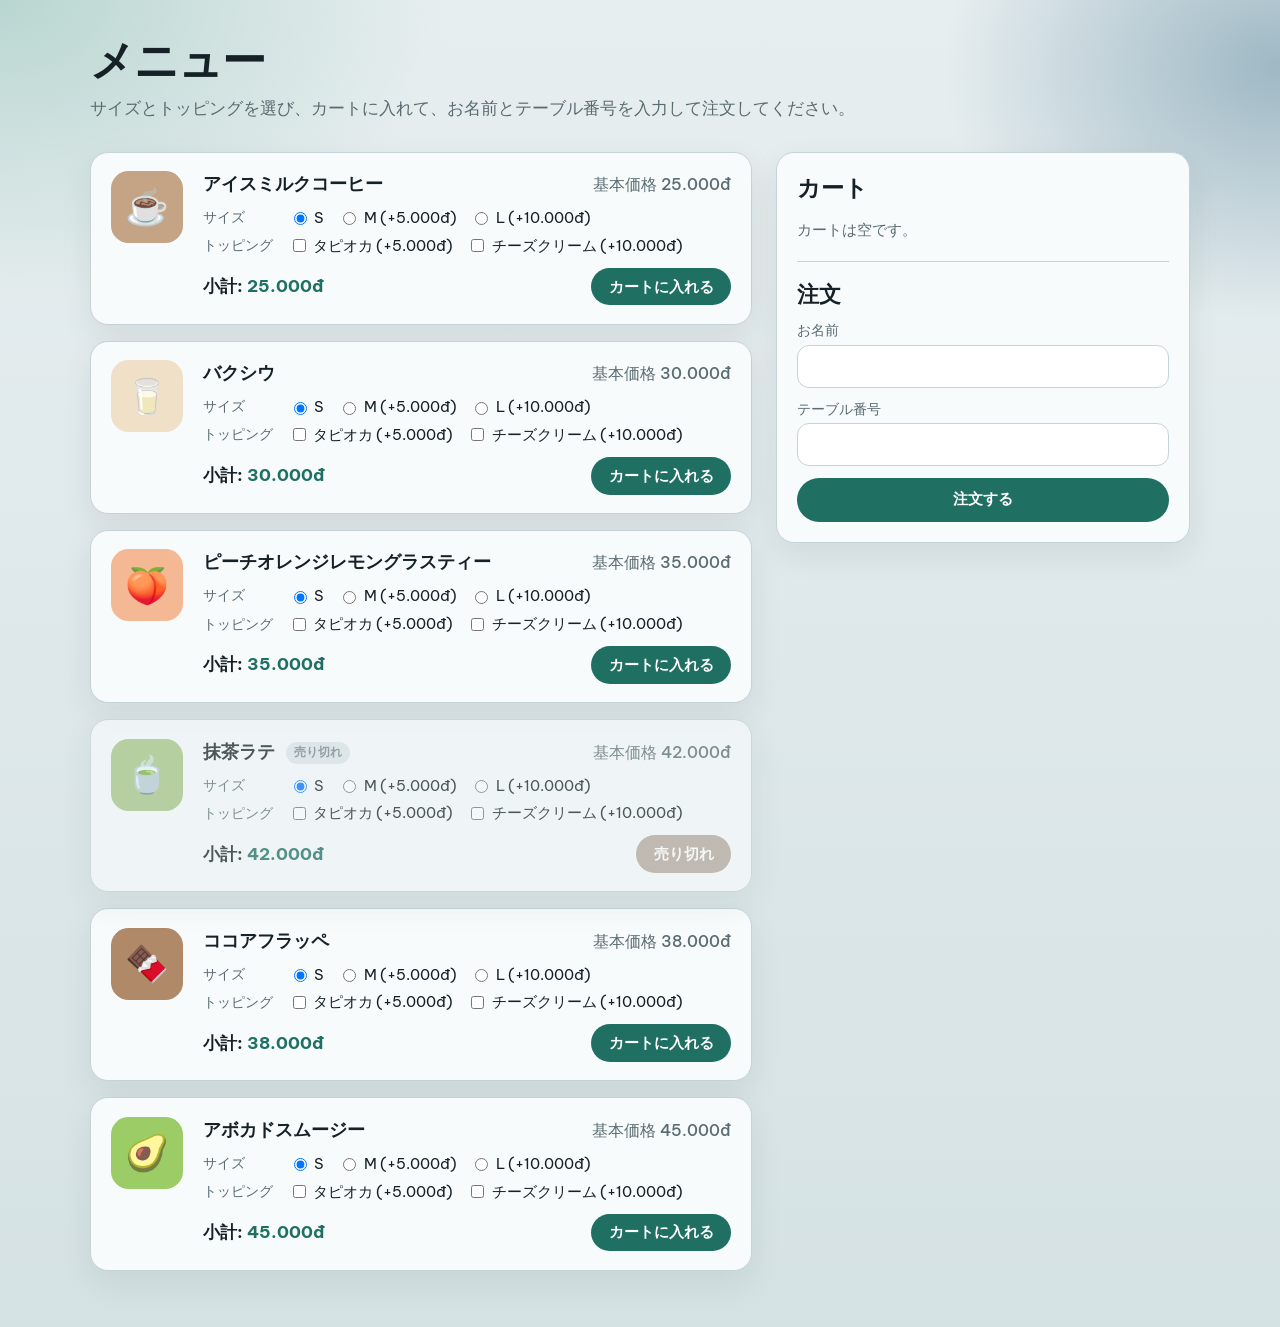
<file: index.html>
<!DOCTYPE html>
<html lang="ja">
<head>
  <meta charset="UTF-8" />
  <meta name="viewport" content="width=device-width, initial-scale=1" />
  <title>メニュー — カフェ</title>
  <link rel="preconnect" href="https://fonts.googleapis.com" />
  <link rel="preconnect" href="https://fonts.gstatic.com" crossorigin />
  <link href="https://fonts.googleapis.com/css2?family=Be+Vietnam+Pro:wght@400;500;600;700&family=Fraunces:opsz,wght@9..144,600;9..144,700&display=swap" rel="stylesheet" />
  <link rel="stylesheet" href="css/styles.css" />
</head>
<body>
  <div class="wrap">
    <header>
      <h1>メニュー</h1>
      <p>サイズとトッピングを選び、カートに入れて、お名前とテーブル番号を入力して注文してください。</p>
    </header>

    <div class="layout">
      <section class="menu" id="menu" aria-label="メニュー"></section>
      <aside class="cart" aria-label="カート">
        <h2>カート</h2>
        <div id="cart-content"></div>
        <form id="order-form" class="order-form">
          <h2>注文</h2>
          <label class="field">
            お名前
            <input id="customer-name" name="customerName" type="text" autocomplete="name" />
          </label>
          <label class="field">
            テーブル番号
            <input id="table-number" name="tableNumber" type="text" inputmode="numeric" autocomplete="off" />
          </label>
          <p id="order-error" class="order-error" hidden></p>
          <button type="submit" class="btn-order">注文する</button>
        </form>
      </aside>
    </div>
  </div>

  <script src="js/menu.js"></script>
</body>
</html>
</file>
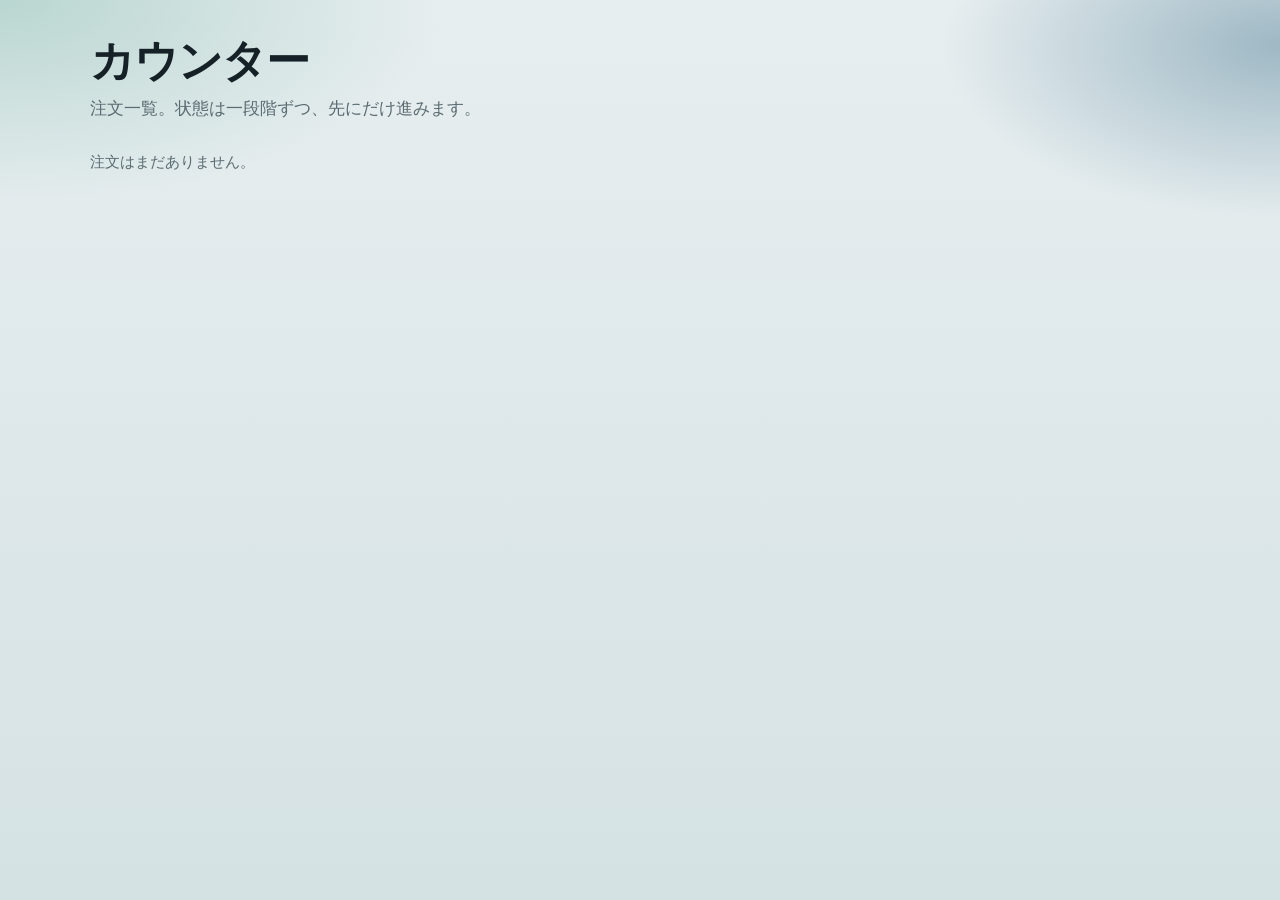
<file: counter.html>
<!DOCTYPE html>
<html lang="ja">
<head>
  <meta charset="UTF-8" />
  <meta name="viewport" content="width=device-width, initial-scale=1" />
  <title>カウンター — カフェ</title>
  <link rel="preconnect" href="https://fonts.googleapis.com" />
  <link rel="preconnect" href="https://fonts.gstatic.com" crossorigin />
  <link href="https://fonts.googleapis.com/css2?family=Be+Vietnam+Pro:wght@400;500;600;700&family=Fraunces:opsz,wght@9..144,600;9..144,700&display=swap" rel="stylesheet" />
  <link rel="stylesheet" href="css/styles.css" />
</head>
<body>
  <div class="wrap">
    <header>
      <h1>カウンター</h1>
      <p>注文一覧。状態は一段階ずつ、先にだけ進みます。</p>
    </header>
    <section id="counter-orders" aria-label="カウンターの注文"></section>
  </div>
  <script src="js/counter.js"></script>
</body>
</html>
</file>
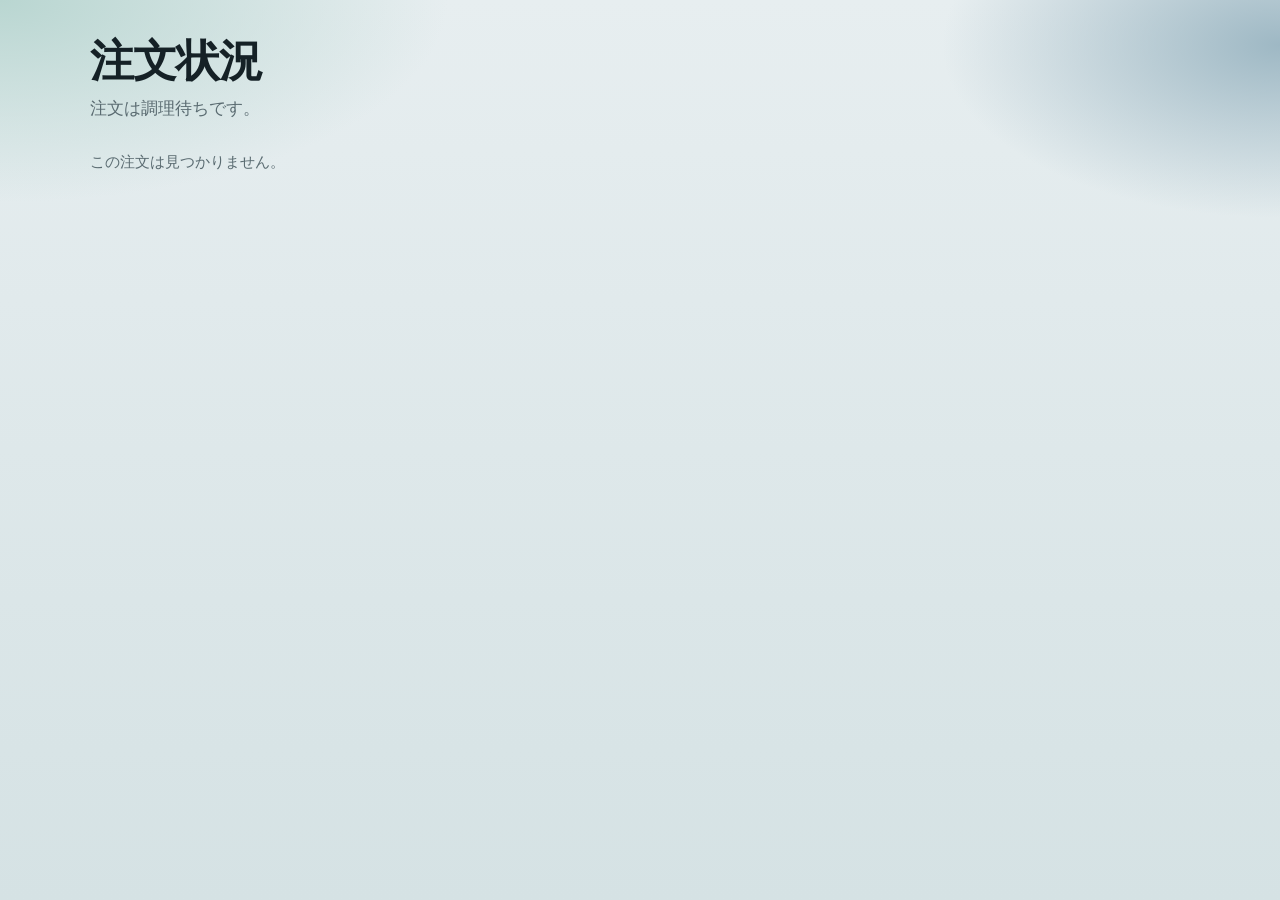
<file: order.html>
<!DOCTYPE html>
<html lang="ja">
<head>
  <meta charset="UTF-8" />
  <meta name="viewport" content="width=device-width, initial-scale=1" />
  <title>注文状況 — カフェ</title>
  <link rel="preconnect" href="https://fonts.googleapis.com" />
  <link rel="preconnect" href="https://fonts.gstatic.com" crossorigin />
  <link href="https://fonts.googleapis.com/css2?family=Be+Vietnam+Pro:wght@400;500;600;700&family=Fraunces:opsz,wght@9..144,600;9..144,700&display=swap" rel="stylesheet" />
  <link rel="stylesheet" href="css/styles.css" />
</head>
<body>
  <div class="wrap">
    <header>
      <h1>注文状況</h1>
      <p>注文は調理待ちです。</p>
    </header>
    <section id="order-status" aria-label="注文状況"></section>
  </div>
  <script src="js/order.js"></script>
</body>
</html>
</file>
<file: css/styles.css>
:root {
  --bg: #e7eef0;
  --bg-deep: #d5e2e4;
  --ink: #152126;
  --muted: #5a6b71;
  --line: #c5d3d7;
  --panel: #f7fbfc;
  --accent: #1f6f63;
  --accent-hover: #17574e;
  --danger: #a13d45;
  --soldout: #7a868b;
  --shadow: 0 12px 32px rgba(21, 33, 38, 0.08);
  --radius: 18px;
  --font: "Be Vietnam Pro", sans-serif;
  --display: "Fraunces", Georgia, serif;
}

* {
  box-sizing: border-box;
}

body {
  margin: 0;
  min-height: 100vh;
  font-family: var(--font);
  color: var(--ink);
  background:
    radial-gradient(ellipse 70% 45% at 0% 0%, #b9d6d1 0%, transparent 50%),
    radial-gradient(ellipse 55% 40% at 100% 5%, #9eb8c4 0%, transparent 48%),
    linear-gradient(180deg, var(--bg) 0%, var(--bg-deep) 100%);
}

.wrap {
  width: min(1100px, calc(100% - 2rem));
  margin: 0 auto;
  padding: 2rem 0 3.5rem;
}

header {
  margin-bottom: 2rem;
}

header h1 {
  margin: 0 0 0.35rem;
  font-family: var(--display);
  font-size: clamp(2rem, 4vw, 2.75rem);
  font-weight: 700;
  letter-spacing: -0.02em;
}

header p {
  margin: 0;
  color: var(--muted);
  font-size: 1.05rem;
}

.layout {
  display: grid;
  gap: 1.5rem;
  grid-template-columns: 1.6fr 1fr;
  align-items: start;
}

@media (max-width: 860px) {
  .layout {
    grid-template-columns: 1fr;
  }
}

.menu {
  display: grid;
  gap: 1rem;
}

.item {
  display: grid;
  grid-template-columns: auto 1fr;
  gap: 1rem 1.25rem;
  padding: 1.15rem 1.25rem;
  background: var(--panel);
  border: 1px solid var(--line);
  border-radius: var(--radius);
  box-shadow: var(--shadow);
}

.item.is-soldout {
  opacity: 0.72;
}

.emoji {
  width: 4.5rem;
  height: 4.5rem;
  border-radius: 1.1rem;
  display: grid;
  place-items: center;
  font-size: 2.2rem;
  line-height: 1;
}

.item-body {
  display: grid;
  gap: 0.75rem;
}

.item-top {
  display: flex;
  flex-wrap: wrap;
  align-items: baseline;
  justify-content: space-between;
  gap: 0.5rem 1rem;
}

.item-top h2 {
  margin: 0;
  font-size: 1.15rem;
  font-weight: 600;
}

.base-price {
  color: var(--muted);
  font-weight: 500;
  white-space: nowrap;
}

.badge {
  display: inline-block;
  margin-left: 0.45rem;
  padding: 0.15rem 0.5rem;
  border-radius: 999px;
  background: #dde6e9;
  color: var(--soldout);
  font-size: 0.75rem;
  font-weight: 600;
  vertical-align: middle;
}

.options {
  display: grid;
  gap: 0.55rem;
}

.opt-row {
  display: flex;
  flex-wrap: wrap;
  gap: 0.45rem 0.85rem;
  align-items: center;
}

.opt-label {
  min-width: 4.5rem;
  color: var(--muted);
  font-size: 0.88rem;
  font-weight: 500;
}

.opt-row label {
  display: inline-flex;
  align-items: center;
  gap: 0.3rem;
  font-size: 0.92rem;
  cursor: pointer;
}

.item-foot {
  display: flex;
  flex-wrap: wrap;
  align-items: center;
  justify-content: space-between;
  gap: 0.75rem;
}

.live-price {
  font-weight: 700;
  font-size: 1.05rem;
}

.live-price span {
  color: var(--accent);
}

button {
  font-family: inherit;
  cursor: pointer;
  border: none;
}

.btn-add,
.btn-remove {
  border-radius: 999px;
  padding: 0.55rem 1.1rem;
  font-weight: 600;
  font-size: 0.92rem;
  transition: background 0.15s ease, transform 0.15s ease;
}

.btn-add {
  background: var(--accent);
  color: #fff;
}

.btn-add:hover:not(:disabled) {
  background: var(--accent-hover);
  transform: translateY(-1px);
}

.btn-add:disabled {
  background: #b7a99c;
  cursor: not-allowed;
}

.btn-remove {
  background: transparent;
  color: var(--danger);
  border: 1px solid #e4c4bd;
  padding: 0.35rem 0.8rem;
}

.btn-remove:hover {
  background: #f8ece9;
}

.cart {
  position: sticky;
  top: 1rem;
  padding: 1.25rem;
  background: var(--panel);
  border: 1px solid var(--line);
  border-radius: var(--radius);
  box-shadow: var(--shadow);
}

.cart h2 {
  margin: 0 0 1rem;
  font-family: var(--display);
  font-size: 1.45rem;
}

.cart-empty {
  color: var(--muted);
  margin: 0;
  font-size: 0.95rem;
}

.cart-list {
  list-style: none;
  margin: 0;
  padding: 0;
  display: grid;
  gap: 0.85rem;
}

.cart-line {
  display: grid;
  gap: 0.35rem;
  padding-bottom: 0.85rem;
  border-bottom: 1px solid var(--line);
}

.cart-line:last-child {
  border-bottom: none;
  padding-bottom: 0;
}

.cart-line-main {
  display: flex;
  justify-content: space-between;
  gap: 0.75rem;
  align-items: start;
}

.cart-line-title {
  font-weight: 600;
  margin: 0;
}

.cart-line-meta {
  margin: 0.15rem 0 0;
  color: var(--muted);
  font-size: 0.85rem;
}

.cart-line-price {
  font-weight: 600;
  white-space: nowrap;
}

.qty-row {
  display: flex;
  flex-wrap: wrap;
  align-items: center;
  gap: 0.45rem;
}

.btn-qty {
  width: 2rem;
  height: 2rem;
  border-radius: 999px;
  background: #e8f1f0;
  color: var(--ink);
  font-weight: 700;
  font-size: 1rem;
  line-height: 1;
  padding: 0;
}

.btn-qty:hover {
  background: #d7e7e4;
}

.qty-input {
  width: 3rem;
  height: 2rem;
  text-align: center;
  font: inherit;
  font-weight: 600;
  color: var(--ink);
  border: 1px solid var(--line);
  border-radius: 10px;
  background: #fff;
  padding: 0 0.25rem;
}

.qty-input:focus {
  outline: 2px solid var(--accent);
  border-color: var(--accent);
}

.qty-error {
  margin: 0;
  color: var(--danger);
  font-size: 0.82rem;
  font-weight: 600;
}

.cart-total {
  margin-top: 1.15rem;
  padding-top: 1rem;
  border-top: 1px solid var(--line);
  display: flex;
  justify-content: space-between;
  align-items: baseline;
  font-size: 1.1rem;
  font-weight: 700;
}

.cart-total strong {
  color: var(--accent);
  font-size: 1.25rem;
}

.order-form {
  margin-top: 1.25rem;
  padding-top: 1.15rem;
  border-top: 1px solid var(--line);
  display: grid;
  gap: 0.75rem;
}

.order-form h2 {
  margin: 0;
  font-family: var(--display);
  font-size: 1.35rem;
}

.field {
  display: grid;
  gap: 0.3rem;
  color: var(--muted);
  font-size: 0.88rem;
  font-weight: 500;
}

.field input {
  font: inherit;
  font-size: 1rem;
  color: var(--ink);
  padding: 0.65rem 0.75rem;
  border: 1px solid var(--line);
  border-radius: 12px;
  background: #fff;
}

.field input:focus {
  outline: 2px solid var(--accent);
  border-color: var(--accent);
}

.order-error {
  margin: 0;
  color: var(--danger);
  font-size: 0.88rem;
  font-weight: 600;
}

.btn-order {
  border-radius: 999px;
  padding: 0.7rem 1.1rem;
  background: var(--accent);
  color: #fff;
  font-weight: 600;
  font-size: 0.95rem;
}

.btn-order:hover {
  background: var(--accent-hover);
}

.order-card {
  max-width: 36rem;
  padding: 1.25rem;
  background: var(--panel);
  border: 1px solid var(--line);
  border-radius: var(--radius);
  box-shadow: var(--shadow);
  display: grid;
  gap: 1rem;
}

.order-head {
  display: flex;
  flex-wrap: wrap;
  justify-content: space-between;
  align-items: center;
  gap: 0.75rem 1rem;
}

.order-code,
.order-meta,
.status-badge {
  margin: 0;
}

.order-code strong {
  font-family: var(--display);
  font-size: 1.45rem;
}

.order-meta {
  color: var(--muted);
}

.status-badge {
  padding: 0.35rem 0.75rem;
  border-radius: 999px;
  background: #e4f0e6;
  color: var(--accent);
  font-weight: 700;
}

.counter-list {
  display: grid;
  gap: 1rem;
}

.btn-advance {
  justify-self: start;
  border-radius: 999px;
  padding: 0.65rem 1.1rem;
  background: var(--accent);
  color: #fff;
  font-weight: 600;
  font-size: 0.95rem;
  transition: background 0.15s ease, transform 0.15s ease;
}

.btn-advance:hover:not(:disabled) {
  background: var(--accent-hover);
  transform: translateY(-1px);
}

.btn-cancel {
  justify-self: start;
  border-radius: 999px;
  padding: 0.65rem 1.1rem;
  background: transparent;
  color: var(--danger);
  border: 1px solid #e4c4bd;
  font-weight: 600;
  font-size: 0.95rem;
  transition: background 0.15s ease, transform 0.15s ease;
}

.btn-cancel:hover:not(:disabled) {
  background: #f8ece9;
  transform: translateY(-1px);
}

.btn-advance:disabled,
.btn-cancel:disabled {
  background: #d5dcde;
  color: var(--soldout);
  border-color: transparent;
  cursor: not-allowed;
  transform: none;
}
</file>
